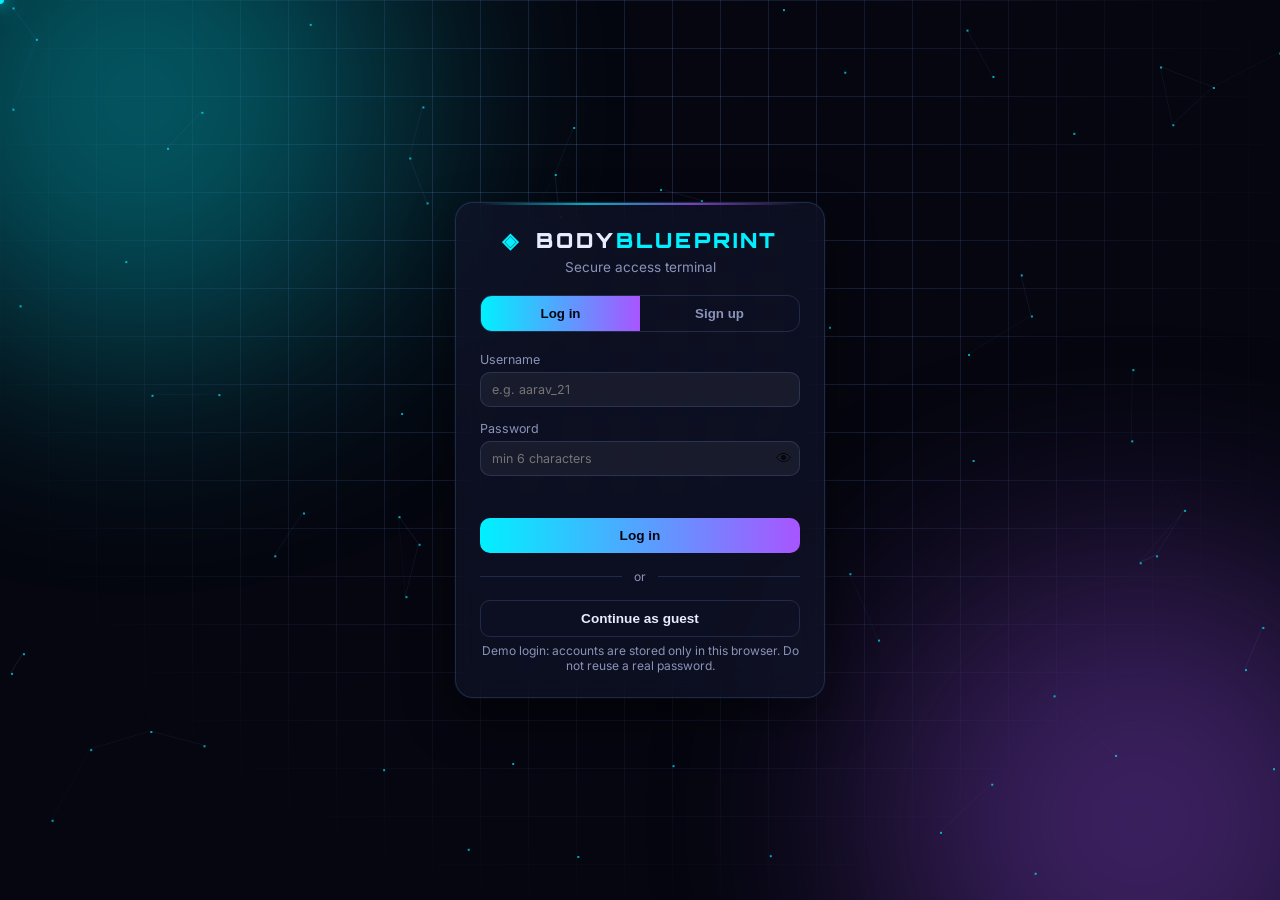
<file: login.html>
<!DOCTYPE html>
<html lang="en">
<head>
<meta charset="UTF-8">
<meta name="viewport" content="width=device-width, initial-scale=1">
<title>BodyBlueprint — Access Terminal</title>
<link rel="preconnect" href="https://fonts.googleapis.com">
<link href="https://fonts.googleapis.com/css2?family=Orbitron:wght@500;700;900&family=Inter:wght@400;500;600&display=swap" rel="stylesheet">
<link rel="stylesheet" href="./style.css">
</head>
<body class="login-body">
<div class="bg-grid"></div>
<div class="bg-glow g1"></div>
<div class="bg-glow g2"></div>
<canvas id="bgfx"></canvas>
<div id="cursorDot"></div>
<div id="cursorRing"></div>

<main class="login-wrap">
  <div class="card login-card" id="loginCard">
    <div class="brand center-brand"><span class="logo">◈</span> BODY<span>BLUEPRINT</span></div>
    <p class="muted center">Secure access terminal</p>

    <div class="tabs">
      <button class="tab active" id="tabLogin">Log in</button>
      <button class="tab" id="tabSignup">Sign up</button>
      <i class="tab-ind" id="tabInd"></i>
    </div>

    <form id="authForm" autocomplete="off">
      <label>Username
        <input id="user" type="text" minlength="3" maxlength="20" required placeholder="e.g. aarav_21"></label>
      <label>Password
        <div class="pw-box">
          <input id="pass" type="password" minlength="6" required placeholder="min 6 characters">
          <button type="button" id="showPw" class="pw-eye" title="Show / hide">👁</button>
        </div></label>
      <label id="confirmRow" hidden>Confirm password
        <input id="pass2" type="password" minlength="6" placeholder="repeat password"></label>
      <div class="strength" id="strength" hidden><i></i></div>
      <div class="form-error" id="err"></div>
      <button class="btn full" type="submit" id="submitBtn">Log in</button>
    </form>

    <div class="or"><span>or</span></div>
    <button class="btn ghost full" id="guestBtn">Continue as guest</button>
    <p class="muted small center">Demo login: accounts are stored only in this browser. Do not reuse a real password.</p>
  </div>
</main>

<div class="toast" id="toast"></div>
<script src="./auth.js"></script>
</body>
</html>
</file>
<file: style.css>
:root{
  --bg:#05060f; --panel:rgba(18,22,44,.62); --line:rgba(120,160,255,.18);
  --cyan:#00f0ff; --violet:#a855ff; --green:#2dffa0; --amber:#ffc23d; --red:#ff4d6d;
  --text:#e8ecff; --muted:#8b93b8;
}
*{box-sizing:border-box;margin:0;padding:0}
html{scroll-behavior:smooth}
body{background:var(--bg);color:var(--text);font-family:'Inter',system-ui,sans-serif;min-height:100vh;overflow-x:hidden}

/* animated backdrop */
.bg-grid{position:fixed;inset:0;z-index:-3;
  background-image:linear-gradient(var(--line) 1px,transparent 1px),linear-gradient(90deg,var(--line) 1px,transparent 1px);
  background-size:48px 48px;mask-image:radial-gradient(ellipse at 50% 30%,#000 20%,transparent 75%);animation:drift 20s linear infinite}
@keyframes drift{to{background-position:48px 48px}}
.bg-glow{position:fixed;width:520px;height:520px;border-radius:50%;filter:blur(120px);opacity:.35;z-index:-2}
.g1{background:var(--cyan);top:-160px;left:-120px}
.g2{background:var(--violet);bottom:-180px;right:-120px}

/* header */
.topbar{position:sticky;top:0;z-index:20;display:flex;align-items:center;justify-content:space-between;gap:16px;
  padding:14px 28px;background:rgba(5,6,15,.7);backdrop-filter:blur(14px);border-bottom:1px solid var(--line)}
.brand{font-family:'Orbitron',sans-serif;font-weight:900;letter-spacing:.14em;font-size:1.05rem}
.brand span{color:var(--cyan)} .logo{color:var(--violet);margin-right:6px}
nav{display:flex;gap:22px}
nav a{color:var(--muted);text-decoration:none;font-size:.85rem;letter-spacing:.08em;text-transform:uppercase;transition:.2s}
nav a:hover{color:var(--cyan);text-shadow:0 0 10px var(--cyan)}
.unit-toggle{display:flex;border:1px solid var(--line);border-radius:999px;overflow:hidden}
.unit-toggle button{background:none;border:0;color:var(--muted);padding:6px 14px;font-size:.78rem;cursor:pointer;transition:.2s}
.unit-toggle .active{background:linear-gradient(90deg,var(--cyan),var(--violet));color:#05060f;font-weight:600}

/* layout */
.dashboard{max-width:1180px;margin:32px auto;padding:0 20px;display:grid;grid-template-columns:repeat(auto-fit,minmax(310px,1fr));gap:22px}
.card{position:relative;background:var(--panel);border:1px solid var(--line);border-radius:18px;padding:24px;
  backdrop-filter:blur(16px);box-shadow:0 0 0 1px rgba(0,240,255,.03),0 20px 50px rgba(0,0,0,.45);
  transition:transform .25s,border-color .25s,box-shadow .25s;animation:rise .6s both}
.card:hover{transform:translateY(-3px);border-color:rgba(0,240,255,.45);box-shadow:0 0 28px rgba(0,240,255,.12),0 20px 50px rgba(0,0,0,.45)}
.card::before{content:"";position:absolute;top:0;left:24px;right:24px;height:2px;
  background:linear-gradient(90deg,transparent,var(--cyan),var(--violet),transparent);opacity:.7}
.card.wide{grid-column:1/-1}
.card:nth-child(2){animation-delay:.08s}.card:nth-child(3){animation-delay:.16s}.card:nth-child(4){animation-delay:.24s}
@keyframes rise{from{opacity:0;transform:translateY(18px)}}
h2{font-family:'Orbitron',sans-serif;font-size:.82rem;letter-spacing:.18em;text-transform:uppercase;color:var(--cyan);margin-bottom:18px}

/* form + buttons */
.form-grid{display:grid;grid-template-columns:1fr 1fr;gap:12px;margin-bottom:14px}
label{display:flex;flex-direction:column;gap:5px;font-size:.78rem;color:var(--muted)}
label small{color:var(--violet)}
input,select{background:rgba(255,255,255,.05);border:1px solid var(--line);border-radius:10px;padding:9px 11px;color:var(--text);font:inherit;outline:none;transition:.2s}
input:focus,select:focus{border-color:var(--cyan);box-shadow:0 0 12px rgba(0,240,255,.3)}
select option{background:#10142b}
.btn{background:linear-gradient(90deg,var(--cyan),var(--violet));color:#05060f;border:0;border-radius:10px;padding:10px 16px;
  font-weight:600;font-size:.85rem;cursor:pointer;transition:.2s;align-self:end}
.btn:hover{transform:translateY(-2px);box-shadow:0 0 18px rgba(0,240,255,.55)}
.btn:active{transform:scale(.96)}
.btn.ghost{background:transparent;color:var(--text);border:1px solid var(--line)}
.btn.ghost:hover{border-color:var(--cyan);box-shadow:0 0 14px rgba(0,240,255,.3)}
.btn.danger:hover{border-color:var(--red);box-shadow:0 0 14px rgba(255,77,109,.35)}
.btn-row{display:flex;flex-wrap:wrap;gap:8px;margin:14px 0 6px}
.link{background:none;border:0;color:var(--muted);font-size:.75rem;text-decoration:underline;cursor:pointer}
.big{font-family:'Orbitron',sans-serif;font-size:2rem;font-weight:700}
.big small{font-size:.8rem;color:var(--muted)}
.muted{color:var(--muted);font-size:.85rem}.small{font-size:.75rem;margin-top:10px}
.center{text-align:center;margin-top:6px}

/* score ring */
.score-card{text-align:center}
.ring-wrap{position:relative;width:210px;height:210px;margin:0 auto}
.ring{width:100%;height:100%;transform:rotate(-90deg)}
.ring circle{fill:none;stroke-width:9;stroke-linecap:round}
.ring-bg{stroke:rgba(255,255,255,.08)}
.ring-fg{stroke:url(#ringGrad);stroke-dasharray:364.4;stroke-dashoffset:364.4;transition:stroke-dashoffset 1.2s cubic-bezier(.2,.8,.2,1);filter:drop-shadow(0 0 8px var(--cyan))}
.ring-text{position:absolute;inset:0;display:flex;flex-direction:column;align-items:center;justify-content:center}
.ring-num{font-family:'Orbitron',sans-serif;font-size:3.2rem;font-weight:900;text-shadow:0 0 18px rgba(0,240,255,.6)}
.ring-sub{color:var(--muted);font-size:.8rem}
.score-label{margin:10px 0 18px;font-weight:600;letter-spacing:.06em;color:var(--green)}
.breakdown{display:grid;gap:10px;text-align:left;font-size:.78rem;color:var(--muted)}
.breakdown b{color:var(--violet);font-weight:500}
.bar{height:6px;background:rgba(255,255,255,.08);border-radius:99px;margin-top:5px;overflow:hidden}
.bar i{display:block;height:100%;width:0;background:linear-gradient(90deg,var(--cyan),var(--violet));transition:width 1s}
.demo-row{display:flex;gap:8px;justify-content:center;flex-wrap:wrap;margin-top:18px}

/* gauge */
.gauge-wrap{position:relative;margin-top:6px}
.gauge{width:100%;max-width:300px;display:block;margin:0 auto}
.gauge-read{text-align:center;margin-top:-6px}
.gauge-read .cat{font-size:.85rem;letter-spacing:.1em;text-transform:uppercase;margin-top:2px}
#needle{transform-origin:110px 110px;transition:transform 1.2s cubic-bezier(.3,1.4,.4,1)}
.legend{display:flex;justify-content:center;flex-wrap:wrap;gap:10px;font-size:.68rem;margin:10px 0 14px;color:var(--muted)}
.lg::before{content:"";display:inline-block;width:8px;height:8px;border-radius:50%;margin-right:5px}
.l1::before{background:#4da6ff}.l2::before{background:var(--green)}.l3::before{background:var(--amber)}.l4::before{background:var(--red)}
.stat-row{display:grid;grid-template-columns:1fr 1fr;gap:12px}
.stat-row div{background:rgba(255,255,255,.04);border:1px solid var(--line);border-radius:12px;padding:12px;text-align:center}
.stat-row small{display:block;color:var(--muted);font-size:.7rem;text-transform:uppercase;letter-spacing:.1em}
.stat-row b{font-family:'Orbitron',sans-serif;font-size:1.4rem;color:var(--cyan)}
.stat-row em{display:block;font-style:normal;font-size:.68rem;color:var(--muted)}

/* water glass */
.water-flex{display:flex;gap:22px;align-items:center}
.glass{position:relative;width:96px;height:170px;border:2px solid rgba(0,240,255,.5);border-radius:6px 6px 22px 22px;overflow:hidden;
  background:rgba(0,240,255,.04);box-shadow:0 0 20px rgba(0,240,255,.2),inset 0 0 18px rgba(0,240,255,.1);flex-shrink:0}
.fill{position:absolute;bottom:0;left:0;right:0;height:0;background:linear-gradient(180deg,rgba(0,240,255,.8),rgba(60,110,255,.85));transition:height 1s cubic-bezier(.3,1,.4,1)}
.fill::after{content:"";position:absolute;top:-9px;left:-50%;width:200%;height:18px;border-radius:50%;background:rgba(0,240,255,.55);animation:wave 3s linear infinite}
@keyframes wave{to{transform:translateX(25%)}}
.glass span{position:absolute;inset:0;display:flex;align-items:center;justify-content:center;font-family:'Orbitron',sans-serif;font-weight:700;text-shadow:0 0 8px #000}

/* sleep stars */
.stars{display:flex;align-items:center;gap:4px;margin:6px 0 14px}
.stars button{background:none;border:0;font-size:1.7rem;color:rgba(255,255,255,.18);cursor:pointer;transition:.2s}
.stars button.on{color:var(--amber);text-shadow:0 0 12px var(--amber)}
.stars button:hover{transform:scale(1.2)}
.stars small{margin-left:8px;color:var(--muted)}
.sleep-out{margin-bottom:14px;color:var(--muted)}.sleep-out b{color:var(--violet);font-family:'Orbitron',sans-serif}

/* advice */
.advice-list{display:grid;grid-template-columns:repeat(auto-fit,minmax(250px,1fr));gap:12px}
.adv{border-left:3px solid var(--cyan);background:rgba(255,255,255,.04);border-radius:10px;padding:12px 14px;font-size:.88rem;line-height:1.45;animation:rise .5s both}
.adv.good{border-color:var(--green)}.adv.warn{border-color:var(--amber)}.adv.bad{border-color:var(--red)}
.adv b{display:block;font-size:.72rem;letter-spacing:.12em;text-transform:uppercase;color:var(--muted);margin-bottom:3px}
.disclaimer{margin-top:16px;font-size:.72rem;color:var(--muted);border-top:1px dashed var(--line);padding-top:10px}

/* chart + tools */
.chart-box{position:relative;height:320px}
.tool-list{display:grid;gap:10px}

footer{text-align:center;color:var(--muted);font-size:.72rem;padding:30px 16px}
.toast{position:fixed;bottom:24px;left:50%;transform:translate(-50%,80px);background:rgba(10,14,32,.95);border:1px solid var(--cyan);
  padding:10px 20px;border-radius:999px;font-size:.85rem;opacity:0;transition:.35s;z-index:50;box-shadow:0 0 20px rgba(0,240,255,.3)}
.toast.show{transform:translate(-50%,0);opacity:1}

/* printable summary */
#printSheet{display:none}
@media print{
  body{background:#fff;color:#000}
  .bg-grid,.bg-glow,.topbar,.dashboard,footer,.toast{display:none!important}
  #printSheet{display:block;font-family:Arial,sans-serif;padding:20px;color:#000}
  #printSheet h1{font-size:20px;margin-bottom:4px}
  #printSheet table{width:100%;border-collapse:collapse;margin:10px 0;font-size:12px}
  #printSheet th,#printSheet td{border:1px solid #888;padding:5px 8px;text-align:left}
  #printSheet th{background:#eee}
  #printSheet p{font-size:11px;margin-top:10px}
}

@media(max-width:760px){
  nav{display:none}.topbar{padding:12px 16px}
  .water-flex{flex-direction:column;text-align:center}
}

/* ===== Futuristic effects ===== */
#bgfx{position:fixed;inset:0;z-index:-1;pointer-events:none}
#fx{position:fixed;inset:0;z-index:90;pointer-events:none}
#cursorDot,#cursorRing{position:fixed;top:0;left:0;pointer-events:none;z-index:100;border-radius:50%;margin:-4px 0 0 -4px}
#cursorDot{width:8px;height:8px;background:var(--cyan);box-shadow:0 0 14px var(--cyan),0 0 30px var(--cyan)}
#cursorRing{width:36px;height:36px;margin:-18px 0 0 -18px;border:1.5px solid rgba(168,85,255,.8);
  transition:width .25s,height .25s,margin .25s,background .25s,border-color .25s}
#cursorRing.big{width:56px;height:56px;margin:-28px 0 0 -28px;background:rgba(0,240,255,.1);border-color:var(--cyan)}
@media(pointer:coarse){#cursorDot,#cursorRing{display:none}}

/* card glare + 3D */
.card{transform-style:preserve-3d;will-change:transform}
.card::after{content:"";position:absolute;inset:0;border-radius:inherit;pointer-events:none;opacity:0;transition:opacity .3s;
  background:radial-gradient(circle at var(--mx,50%) var(--my,50%),rgba(0,240,255,.16),transparent 45%)}
.card:hover::after{opacity:1}

/* buttons: ripple + scan */
.btn{position:relative;overflow:hidden}
.ripple{position:absolute;width:12px;height:12px;margin:-6px 0 0 -6px;border-radius:50%;background:rgba(255,255,255,.7);
  animation:ripple .65s ease-out forwards;pointer-events:none}
@keyframes ripple{to{transform:scale(22);opacity:0}}
.help-btn{width:34px;height:34px;border-radius:50%;border:1px solid var(--line);background:none;color:var(--cyan);
  font-family:'Orbitron',sans-serif;cursor:pointer;transition:.2s}
.help-btn:hover{box-shadow:0 0 16px var(--cyan);border-color:var(--cyan);transform:rotate(90deg)}
h2{position:relative}
h2::after{content:"";display:inline-block;width:7px;height:7px;margin-left:10px;border-radius:50%;background:var(--green);
  box-shadow:0 0 10px var(--green);animation:pulse 1.6s infinite}
@keyframes pulse{50%{opacity:.25}}
.ring-wrap:hover .ring-fg{filter:drop-shadow(0 0 16px var(--violet))}
.glass:hover{box-shadow:0 0 32px rgba(0,240,255,.45),inset 0 0 18px rgba(0,240,255,.15)}
.adv{cursor:pointer;transition:.2s}.adv:hover{transform:translateX(6px);background:rgba(0,240,255,.07)}

/* pop-up window */
.modal-back{position:fixed;inset:0;z-index:80;display:flex;align-items:center;justify-content:center;padding:20px;
  background:rgba(2,3,10,.65);backdrop-filter:blur(8px);opacity:0;pointer-events:none;transition:opacity .3s}
.modal-back.open{opacity:1;pointer-events:auto}
.modal{position:relative;width:min(440px,100%);background:rgba(14,18,40,.92);border:1px solid var(--cyan);border-radius:20px;
  padding:28px;box-shadow:0 0 50px rgba(0,240,255,.25),0 0 120px rgba(168,85,255,.2);
  transform:scale(.8) translateY(30px) rotateX(18deg);transition:transform .45s cubic-bezier(.2,1.3,.4,1);overflow:hidden}
.modal-back.open .modal{transform:none}
.modal::before{content:"";position:absolute;left:0;right:0;top:-100%;height:60%;pointer-events:none;
  background:linear-gradient(180deg,transparent,rgba(0,240,255,.12),transparent);animation:scan 3.5s linear infinite}
@keyframes scan{to{top:120%}}
.modal h3{font-family:'Orbitron',sans-serif;font-size:1.05rem;letter-spacing:.08em;margin-bottom:14px;color:var(--cyan)}
.modal p{color:#c5cbef;font-size:.9rem;line-height:1.55;margin-bottom:10px}
.modal-x{position:absolute;top:12px;right:14px;background:none;border:0;color:var(--muted);font-size:1rem;cursor:pointer}
.modal-x:hover{color:var(--red)}
.m-actions{display:flex;gap:10px;margin-top:18px}
.m-big{font-family:'Orbitron',sans-serif;font-size:3rem;font-weight:900;text-align:center;text-shadow:0 0 22px currentColor}
.m-big small{font-size:1rem;color:var(--muted)}
.m-sub{text-align:center;letter-spacing:.12em;text-transform:uppercase;font-size:.8rem;margin-bottom:14px}
.m-row{display:grid;grid-template-columns:130px 1fr 30px;gap:10px;align-items:center;font-size:.78rem;color:var(--muted);margin:8px 0}
.m-row b{color:var(--violet);font-weight:500}.m-row .bar{margin:0}.m-row em{font-style:normal;color:var(--text);text-align:right}
.m-note{font-size:.72rem!important;color:var(--muted)!important}
.m-list{list-style:none;display:grid;gap:9px;font-size:.88rem;color:#c5cbef;margin-bottom:10px}
kbd{background:rgba(255,255,255,.08);border:1px solid var(--line);border-bottom-width:2px;border-radius:5px;padding:1px 7px;font-size:.78rem;color:var(--cyan)}
@media print{#bgfx,#fx,#cursorDot,#cursorRing,.modal-back{display:none!important}}

/* ===== Login page ===== */
.login-body{display:flex;align-items:center;justify-content:center}
.login-wrap{width:100%;max-width:410px;padding:20px}
.login-card{animation:rise .8s both,floaty 6s ease-in-out infinite;transition:transform .15s}
@keyframes floaty{50%{margin-top:-8px}}
.login-card.leaving{animation:none;transform:scale(1.15)!important;opacity:0;transition:.7s}
.login-card.shake{animation:shake .45s}
@keyframes shake{20%,60%{transform:translateX(-10px)}40%,80%{transform:translateX(10px)}}
.center-brand{text-align:center;font-size:1.3rem;margin-bottom:4px}
.login-card form{display:grid;gap:14px}
.tabs{position:relative;display:grid;grid-template-columns:1fr 1fr;margin:20px 0;border:1px solid var(--line);border-radius:12px;overflow:hidden}
.tab{position:relative;z-index:1;background:none;border:0;color:var(--muted);padding:10px;cursor:pointer;font-weight:600;transition:.3s}
.tab.active{color:#05060f}
.tab-ind{position:absolute;top:0;left:0;width:50%;height:100%;background:linear-gradient(90deg,var(--cyan),var(--violet));transition:transform .35s cubic-bezier(.3,1.2,.4,1)}
.pw-box{position:relative}.pw-box input{width:100%;padding-right:42px}
.pw-eye{position:absolute;right:8px;top:50%;transform:translateY(-50%);background:none;border:0;cursor:pointer;font-size:1rem;opacity:.7}
.strength{height:4px;background:rgba(255,255,255,.08);border-radius:9px;overflow:hidden}
.strength i{display:block;height:100%;width:0;transition:.3s}
.form-error{min-height:1.1em;color:var(--red);font-size:.8rem}
.btn.full{width:100%}
.or{display:flex;align-items:center;gap:12px;margin:16px 0;color:var(--muted);font-size:.75rem}
.or::before,.or::after{content:"";flex:1;height:1px;background:var(--line)}
[hidden]{display:none!important}
.user-chip{font-size:.8rem;color:var(--cyan);border:1px solid var(--line);border-radius:999px;padding:6px 12px;white-space:nowrap}
#logoutBtn:hover{border-color:var(--red);box-shadow:0 0 16px var(--red);transform:none;color:var(--red)}
@media(max-width:760px){.user-chip{display:none}}
</file>
